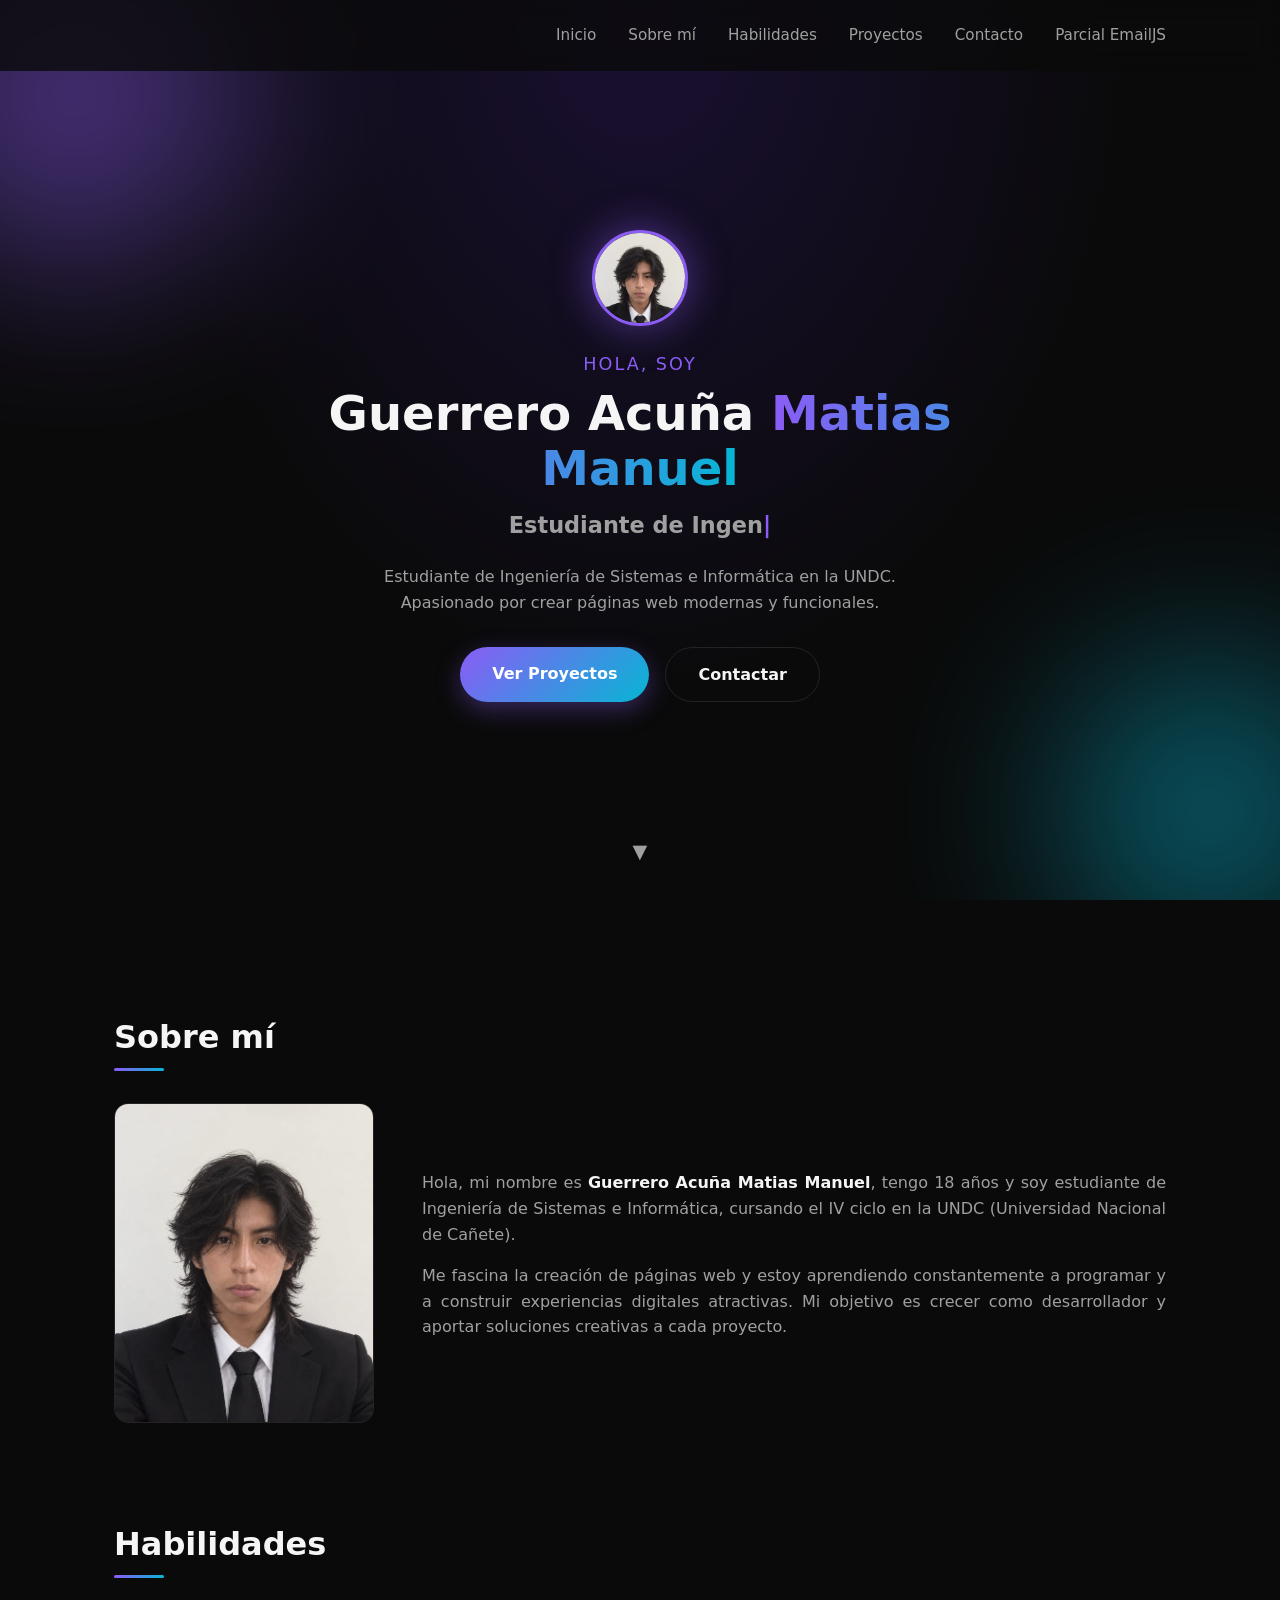
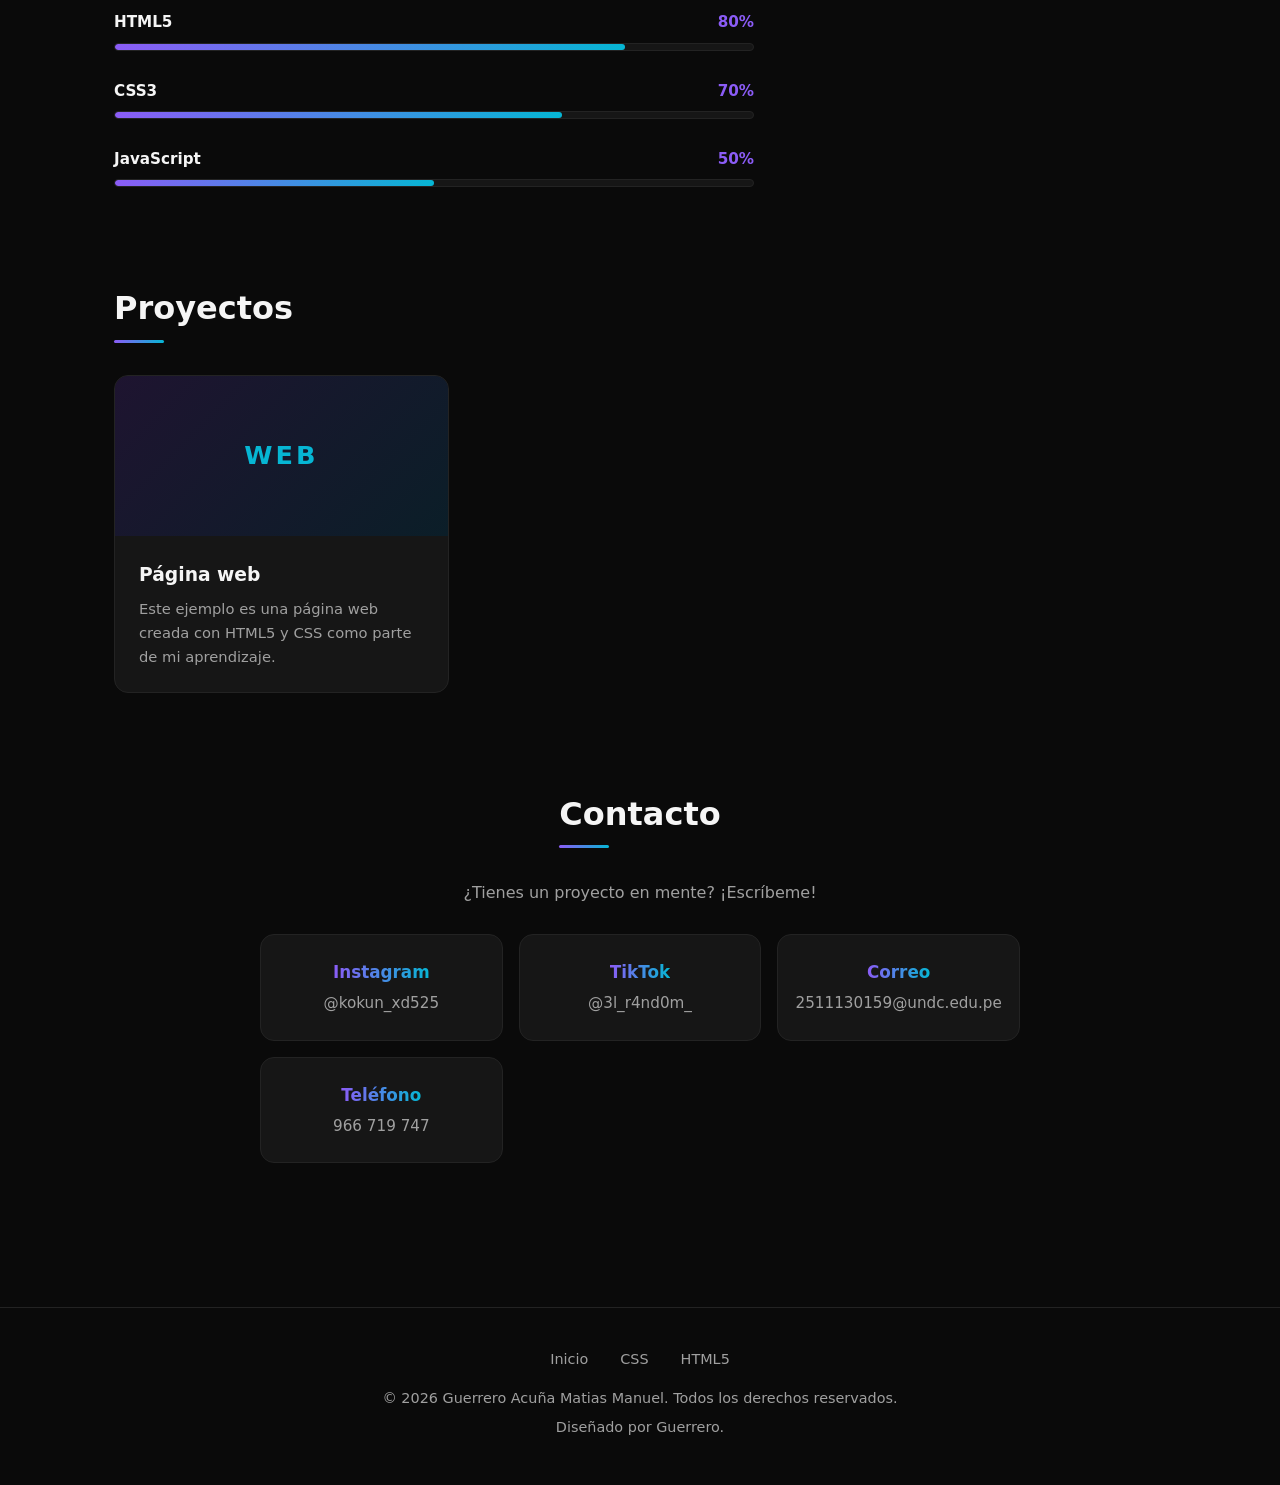
<file: index.html>
<!DOCTYPE html>
<html lang="es">
<head>
    <meta charset="UTF-8">
    <meta name="viewport" content="width=device-width, initial-scale=1.0">
    <meta name="description" content="Portafolio de Guerrero Acuña Matias Manuel, estudiante de Ingeniería de Sistemas">
    <title>Guerrero | Portafolio</title>
    <link rel="stylesheet" href="style.css">
</head>
<body>

    <nav class="navbar" id="navbar">
        <div class="nav-container">
            <button class="nav-toggle" id="navToggle" aria-label="Abrir menú">
                <span></span>
                <span></span>
                <span></span>
            </button>
            <ul class="nav-menu" id="navMenu">
                <li><a href="#hero">Inicio</a></li>
                <li><a href="#about">Sobre mí</a></li>
                <li><a href="#skills">Habilidades</a></li>
                <li><a href="#projects">Proyectos</a></li>
                <li><a href="#contact">Contacto</a></li>
                <li><a href="parcial-emailjs/index.html">Parcial EmailJS</a></li>
            </ul>
        </div>
    </nav>

    <section id="hero" class="hero">
        <div class="hero-content">
            <div class="hero-avatar"><img src="foto-perfil.jpeg" alt="Foto de Guerrero Acuña Matias Manuel"></div>
            <p class="hero-greeting">Hola, soy</p>
            <h1 class="hero-name">Guerrero Acuña <span>Matias Manuel</span></h1>
            <h2 class="hero-role" id="typedRole"></h2>
            <p class="hero-description">
                Estudiante de Ingeniería de Sistemas e Informática en la UNDC.
                Apasionado por crear páginas web modernas y funcionales.
            </p>
            <div class="hero-actions">
                <a href="#projects" class="btn btn-primary">Ver Proyectos</a>
                <a href="#contact" class="btn btn-outline">Contactar</a>
            </div>
        </div>
        <a href="#about" class="hero-scroll" aria-label="Bajar a sobre mí">▼</a>
    </section>

    <main class="container">

        <section id="about" class="section">
            <h2 class="section-title">Sobre mí</h2>
            <div class="about-grid reveal">
                <div class="about-photo"><img src="foto-perfil.jpeg" alt="Foto de Guerrero Acuña Matias Manuel"></div>
                <div class="about-text">
                    <p>
                        Hola, mi nombre es <strong>Guerrero Acuña Matias Manuel</strong>, tengo 18 años y soy
                        estudiante de Ingeniería de Sistemas e Informática, cursando el IV ciclo en la
                        UNDC (Universidad Nacional de Cañete).
                    </p>
                    <p>
                        Me fascina la creación de páginas web y estoy aprendiendo constantemente a
                        programar y a construir experiencias digitales atractivas. Mi objetivo es
                        crecer como desarrollador y aportar soluciones creativas a cada proyecto.
                    </p>
                </div>
            </div>
        </section>

        <section id="skills" class="section">
            <h2 class="section-title">Habilidades</h2>
            <div class="skills-grid">
                <div class="skill reveal">
                    <div class="skill-header">
                        <span>HTML5</span><span>80%</span>
                    </div>
                    <div class="skill-bar"><div class="skill-fill" data-level="80"></div></div>
                </div>
                <div class="skill reveal">
                    <div class="skill-header">
                        <span>CSS3</span><span>70%</span>
                    </div>
                    <div class="skill-bar"><div class="skill-fill" data-level="70"></div></div>
                </div>
                <div class="skill reveal">
                    <div class="skill-header">
                        <span>JavaScript</span><span>50%</span>
                    </div>
                    <div class="skill-bar"><div class="skill-fill" data-level="50"></div></div>
                </div>
            </div>
        </section>

        <section id="projects" class="section">
            <h2 class="section-title">Proyectos</h2>
            <div class="projects-grid">
                <article class="project-card reveal">
                    <div class="project-image">WEB</div>
                    <div class="project-body">
                        <h3>Página web</h3>
                        <p>Este ejemplo es una página web creada con HTML5 y CSS como parte de mi aprendizaje.</p>
                    </div>
                </article>
            </div>
        </section>

        <section id="contact" class="section">
            <h2 class="section-title">Contacto</h2>
            <p class="contact-note">¿Tienes un proyecto en mente? ¡Escríbeme!</p>
            <div class="contact-links">
                <a href="https://www.instagram.com/kokun_xd525?stkn=NmttbTdwZTkxbHkx" class="contact-card" target="_blank" rel="noopener">
                    <span class="contact-icon">Instagram</span>
                    <span>@kokun_xd525</span>
                </a>
                <a href="https://www.tiktok.com/@3l_r4nd0m_?_r=1&_t=ZS-99bDRIPYenM" class="contact-card" target="_blank" rel="noopener">
                    <span class="contact-icon">TikTok</span>
                    <span>@3l_r4nd0m_</span>
                </a>
                <a href="mailto:2511130159@undc.edu.pe" class="contact-card">
                    <span class="contact-icon">Correo</span>
                    <span>2511130159@undc.edu.pe</span>
                </a>
                <a href="tel:+51966719747" class="contact-card">
                    <span class="contact-icon">Teléfono</span>
                    <span>966 719 747</span>
                </a>
            </div>
        </section>

    </main>

    <footer class="footer">
        <nav class="footer-links">
            <a href="index.html">Inicio</a>
            <a href="css.html">CSS</a>
            <a href="html5.html">HTML5</a>
        </nav>
        <p>&copy; 2026 Guerrero Acuña Matias Manuel. Todos los derechos reservados.</p>
        <p class="footer-credit">Diseñado por Guerrero.</p>
    </footer>

    <script src="script.js"></script>
</body>
</html>
</file>
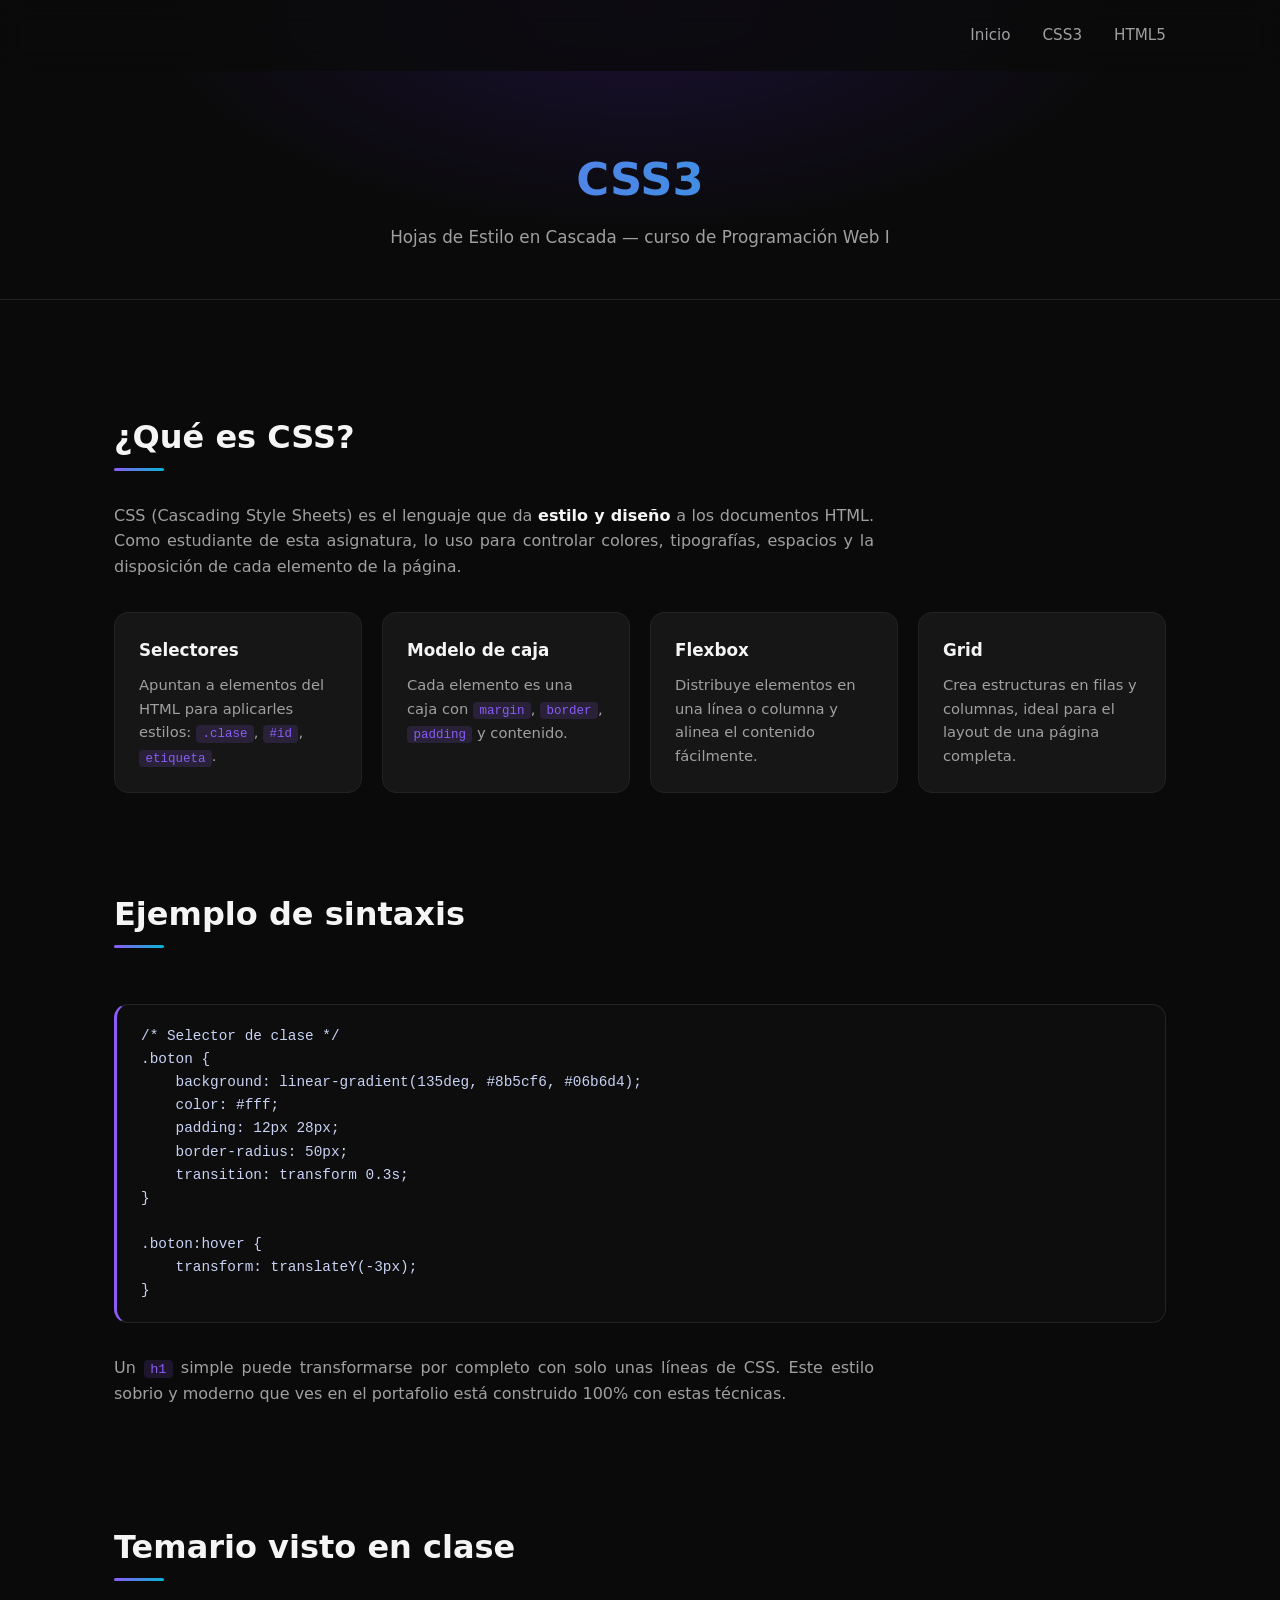
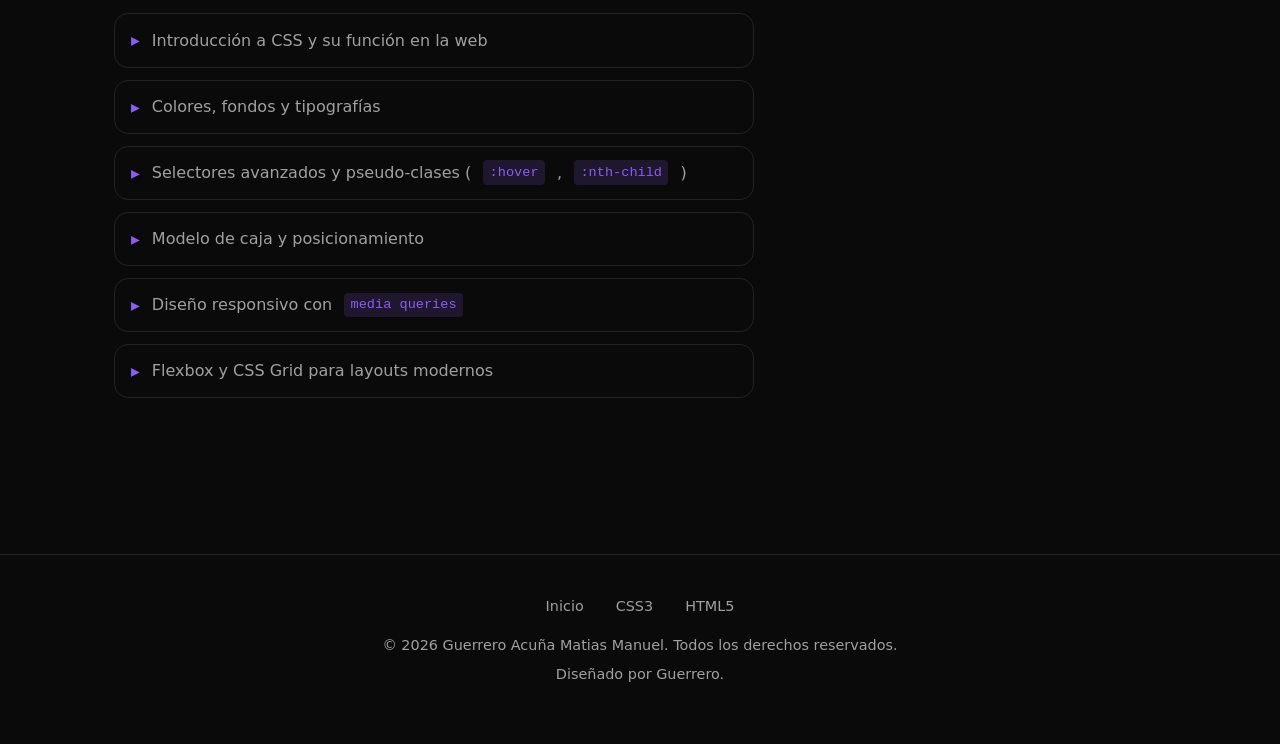
<file: css.html>
<!DOCTYPE html>
<html lang="es">
<head>
    <meta charset="UTF-8">
    <meta name="viewport" content="width=device-width, initial-scale=1.0">
    <meta name="description" content="Notas de CSS3 de Guerrero Acuña Matias Manuel, estudiante de Ingeniería de Sistemas">
    <title>CSS3 | Guerrero</title>
    <link rel="stylesheet" href="style.css">
</head>
<body>

    <nav class="navbar" id="navbar">
        <div class="nav-container">
            <button class="nav-toggle" id="navToggle" aria-label="Abrir menú">
                <span></span>
                <span></span>
                <span></span>
            </button>
            <ul class="nav-menu" id="navMenu">
                <li><a href="index.html">Inicio</a></li>
                <li><a href="css.html">CSS3</a></li>
                <li><a href="html5.html">HTML5</a></li>
            </ul>
        </div>
    </nav>

    <header class="page-hero">
        <h1 class="page-title">CSS3</h1>
        <p class="page-subtitle">Hojas de Estilo en Cascada — curso de Programación Web I</p>
    </header>

    <main class="container">

        <section class="section">
            <h2 class="section-title">¿Qué es CSS?</h2>
            <p class="page-text reveal">
                CSS (Cascading Style Sheets) es el lenguaje que da <strong>estilo y diseño</strong> a los
                documentos HTML. Como estudiante de esta asignatura, lo uso para controlar colores,
                tipografías, espacios y la disposición de cada elemento de la página.
            </p>
            <div class="info-cards">
                <article class="info-card reveal">
                    <h3>Selectores</h3>
                    <p>Apuntan a elementos del HTML para aplicarles estilos: <code>.clase</code>, <code>#id</code>, <code>etiqueta</code>.</p>
                </article>
                <article class="info-card reveal">
                    <h3>Modelo de caja</h3>
                    <p>Cada elemento es una caja con <code>margin</code>, <code>border</code>, <code>padding</code> y contenido.</p>
                </article>
                <article class="info-card reveal">
                    <h3>Flexbox</h3>
                    <p>Distribuye elementos en una línea o columna y alinea el contenido fácilmente.</p>
                </article>
                <article class="info-card reveal">
                    <h3>Grid</h3>
                    <p>Crea estructuras en filas y columnas, ideal para el layout de una página completa.</p>
                </article>
            </div>
        </section>

        <section class="section">
            <h2 class="section-title">Ejemplo de sintaxis</h2>
            <pre class="code-block"><code>/* Selector de clase */
.boton {
    background: linear-gradient(135deg, #8b5cf6, #06b6d4);
    color: #fff;
    padding: 12px 28px;
    border-radius: 50px;
    transition: transform 0.3s;
}

.boton:hover {
    transform: translateY(-3px);
}</code></pre>
            <p class="page-text reveal">
                Un <code>h1</code> simple puede transformarse por completo con solo unas
                líneas de CSS. Este estilo sobrio y moderno que ves en el portafolio
                está construido 100% con estas técnicas.
            </p>
        </section>

        <section class="section">
            <h2 class="section-title">Temario visto en clase</h2>
            <ul class="topic-list reveal">
                <li>Introducción a CSS y su función en la web</li>
                <li>Colores, fondos y tipografías</li>
                <li>Selectores avanzados y pseudo-clases (<code>:hover</code>, <code>:nth-child</code>)</li>
                <li>Modelo de caja y posicionamiento</li>
                <li>Diseño responsivo con <code>media queries</code></li>
                <li>Flexbox y CSS Grid para layouts modernos</li>
            </ul>
        </section>

    </main>

    <footer class="footer">
        <nav class="footer-links">
            <a href="index.html">Inicio</a>
            <a href="css.html">CSS3</a>
            <a href="html5.html">HTML5</a>
        </nav>
        <p>&copy; 2026 Guerrero Acuña Matias Manuel. Todos los derechos reservados.</p>
        <p class="footer-credit">Diseñado por Guerrero.</p>
    </footer>

    <script src="script.js"></script>
</body>
</html>
</file>
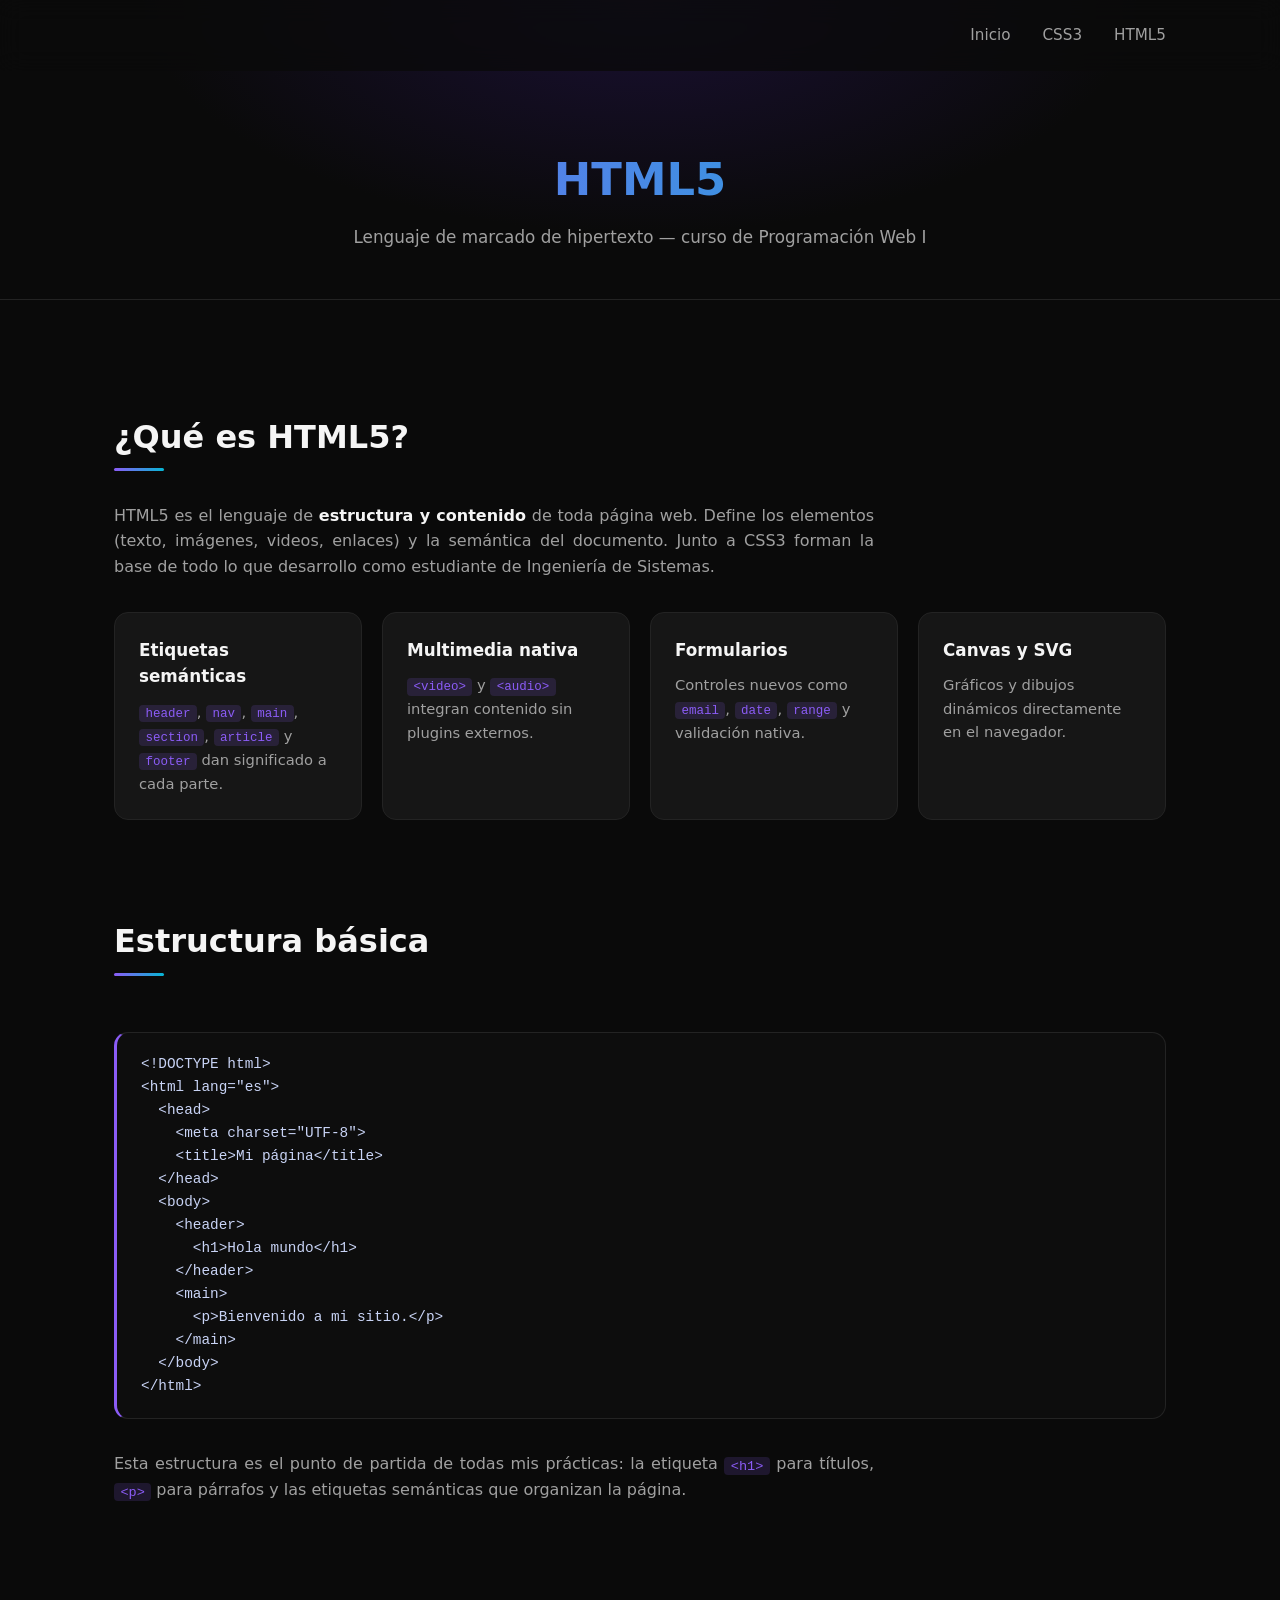
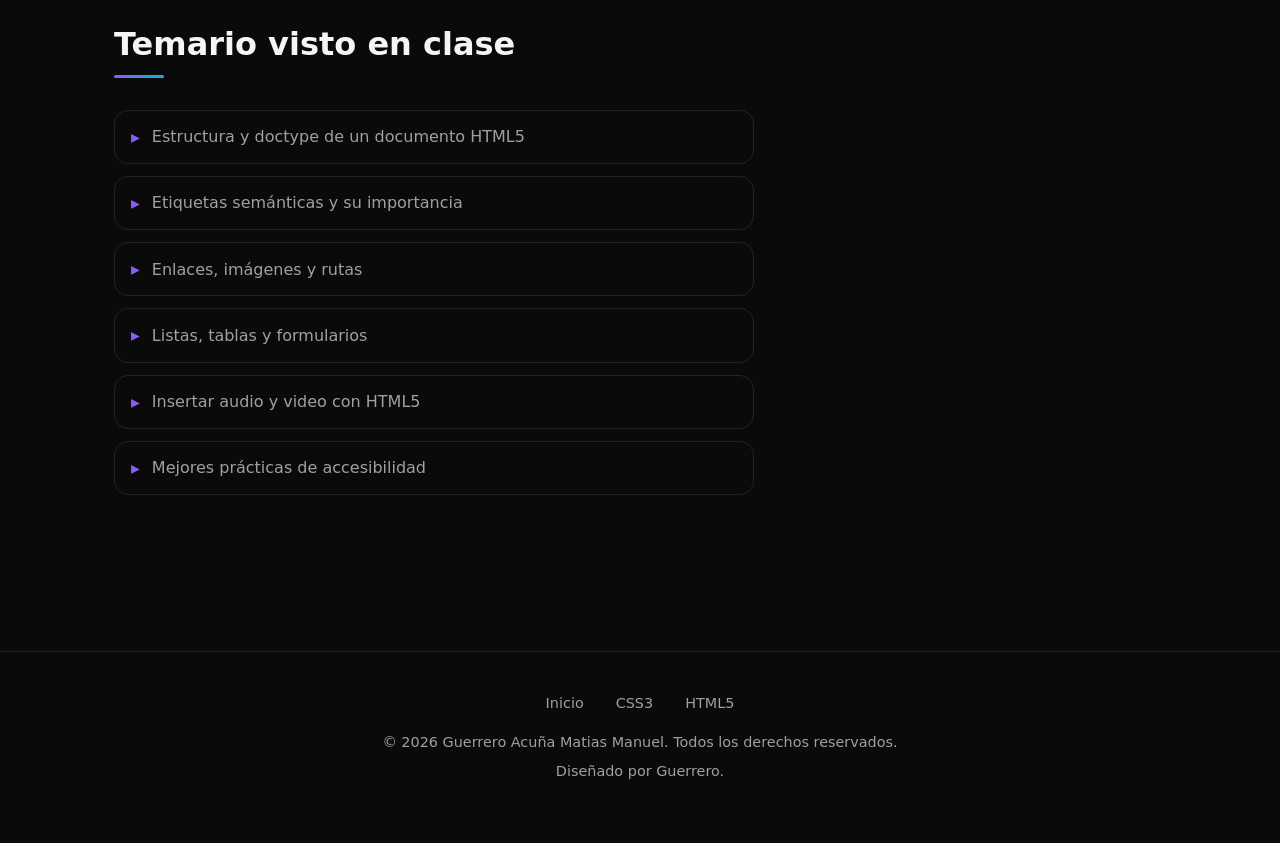
<file: html5.html>
<!DOCTYPE html>
<html lang="es">
<head>
    <meta charset="UTF-8">
    <meta name="viewport" content="width=device-width, initial-scale=1.0">
    <meta name="description" content="Notas de HTML5 de Guerrero Acuña Matias Manuel, estudiante de Ingeniería de Sistemas">
    <title>HTML5 | Guerrero</title>
    <link rel="stylesheet" href="style.css">
</head>
<body>

    <nav class="navbar" id="navbar">
        <div class="nav-container">
            <button class="nav-toggle" id="navToggle" aria-label="Abrir menú">
                <span></span>
                <span></span>
                <span></span>
            </button>
            <ul class="nav-menu" id="navMenu">
                <li><a href="index.html">Inicio</a></li>
                <li><a href="css.html">CSS3</a></li>
                <li><a href="html5.html">HTML5</a></li>
            </ul>
        </div>
    </nav>

    <header class="page-hero">
        <h1 class="page-title">HTML5</h1>
        <p class="page-subtitle">Lenguaje de marcado de hipertexto — curso de Programación Web I</p>
    </header>

    <main class="container">

        <section class="section">
            <h2 class="section-title">¿Qué es HTML5?</h2>
            <p class="page-text reveal">
                HTML5 es el lenguaje de <strong>estructura y contenido</strong> de toda página web.
                Define los elementos (texto, imágenes, videos, enlaces) y la semántica del documento.
                Junto a CSS3 forman la base de todo lo que desarrollo como estudiante de Ingeniería
                de Sistemas.
            </p>
            <div class="info-cards">
                <article class="info-card reveal">
                    <h3>Etiquetas semánticas</h3>
                    <p><code>header</code>, <code>nav</code>, <code>main</code>, <code>section</code>, <code>article</code> y <code>footer</code> dan significado a cada parte.</p>
                </article>
                <article class="info-card reveal">
                    <h3>Multimedia nativa</h3>
                    <p><code>&lt;video&gt;</code> y <code>&lt;audio&gt;</code> integran contenido sin plugins externos.</p>
                </article>
                <article class="info-card reveal">
                    <h3>Formularios</h3>
                    <p>Controles nuevos como <code>email</code>, <code>date</code>, <code>range</code> y validación nativa.</p>
                </article>
                <article class="info-card reveal">
                    <h3>Canvas y SVG</h3>
                    <p>Gráficos y dibujos dinámicos directamente en el navegador.</p>
                </article>
            </div>
        </section>

        <section class="section">
            <h2 class="section-title">Estructura básica</h2>
            <pre class="code-block"><code>&lt;!DOCTYPE html&gt;
&lt;html lang="es"&gt;
  &lt;head&gt;
    &lt;meta charset="UTF-8"&gt;
    &lt;title&gt;Mi página&lt;/title&gt;
  &lt;/head&gt;
  &lt;body&gt;
    &lt;header&gt;
      &lt;h1&gt;Hola mundo&lt;/h1&gt;
    &lt;/header&gt;
    &lt;main&gt;
      &lt;p&gt;Bienvenido a mi sitio.&lt;/p&gt;
    &lt;/main&gt;
  &lt;/body&gt;
&lt;/html&gt;</code></pre>
            <p class="page-text reveal">
                Esta estructura es el punto de partida de todas mis prácticas: la etiqueta
                <code>&lt;h1&gt;</code> para títulos, <code>&lt;p&gt;</code> para párrafos y
                las etiquetas semánticas que organizan la página.
            </p>
        </section>

        <section class="section">
            <h2 class="section-title">Temario visto en clase</h2>
            <ul class="topic-list reveal">
                <li>Estructura y doctype de un documento HTML5</li>
                <li>Etiquetas semánticas y su importancia</li>
                <li>Enlaces, imágenes y rutas</li>
                <li>Listas, tablas y formularios</li>
                <li>Insertar audio y video con HTML5</li>
                <li>Mejores prácticas de accesibilidad</li>
            </ul>
        </section>

    </main>

    <footer class="footer">
        <nav class="footer-links">
            <a href="index.html">Inicio</a>
            <a href="css.html">CSS3</a>
            <a href="html5.html">HTML5</a>
        </nav>
        <p>&copy; 2026 Guerrero Acuña Matias Manuel. Todos los derechos reservados.</p>
        <p class="footer-credit">Diseñado por Guerrero.</p>
    </footer>

    <script src="script.js"></script>
</body>
</html>
</file>
<file: style.css>
:root {
    --bg: #0a0a0a;
    --bg-light: #111111;
    --card: #161616;
    --text: #f5f5f5;
    --text-muted: #a0a0a0;
    --accent: #8b5cf6;
    --accent-2: #06b6d4;
    --border: #232323;
    --radius: 14px;
}

* {
    margin: 0;
    padding: 0;
    box-sizing: border-box;
}

html {
    scroll-behavior: smooth;
}

body {
    font-family: 'Segoe UI', system-ui, -apple-system, sans-serif;
    background-color: var(--bg);
    color: var(--text);
    line-height: 1.6;
    overflow-x: hidden;
}

a {
    color: inherit;
    text-decoration: none;
}

/* ===== Navbar ===== */
.navbar {
    position: fixed;
    top: 0;
    width: 100%;
    z-index: 1000;
    background: rgba(10, 10, 10, 0.8);
    backdrop-filter: blur(12px);
    border-bottom: 1px solid transparent;
    transition: border-color 0.3s, box-shadow 0.3s;
}

.navbar.scrolled {
    border-bottom-color: var(--border);
    box-shadow: 0 4px 20px rgba(139, 92, 246, 0.1);
}

.nav-container {
    max-width: 1100px;
    margin: 0 auto;
    padding: 0 1.5rem;
    display: flex;
    align-items: center;
    justify-content: space-between;
    height: 70px;
}

.nav-logo {
    font-size: 1.8rem;
    font-weight: 800;
    color: var(--accent);
    background: linear-gradient(135deg, var(--accent), var(--accent-2));
    -webkit-background-clip: text;
    background-clip: text;
    -webkit-text-fill-color: transparent;
}

.nav-menu {
    list-style: none;
    display: flex;
    gap: 2rem;
    margin-left: auto;
}

.nav-menu a {
    color: var(--text-muted);
    font-size: 0.95rem;
    position: relative;
    transition: color 0.3s;
    padding: 0.25rem 0;
}

.nav-menu a::after {
    content: '';
    position: absolute;
    left: 0;
    bottom: 0;
    width: 0;
    height: 2px;
    background: linear-gradient(90deg, var(--accent), var(--accent-2));
    transition: width 0.3s;
}

.nav-menu a:hover {
    color: var(--text);
}

.nav-menu a:hover::after {
    width: 100%;
}

.nav-toggle {
    display: none;
    background: none;
    border: none;
    cursor: pointer;
    flex-direction: column;
    gap: 5px;
    padding: 0.5rem;
}

.nav-toggle span {
    display: block;
    width: 24px;
    height: 2px;
    background: var(--text);
    border-radius: 2px;
    transition: transform 0.3s, opacity 0.3s;
}

.nav-toggle.open span:nth-child(1) {
    transform: translateY(7px) rotate(45deg);
}

.nav-toggle.open span:nth-child(2) {
    opacity: 0;
}

.nav-toggle.open span:nth-child(3) {
    transform: translateY(-7px) rotate(-45deg);
}

/* ===== Hero ===== */
.hero {
    min-height: 100vh;
    display: flex;
    align-items: center;
    justify-content: center;
    text-align: center;
    padding: 6rem 1.5rem 4rem;
    position: relative;
    background: radial-gradient(ellipse at top, #1a1033 0%, var(--bg) 55%);
    overflow: hidden;
}

.hero::before,
.hero::after {
    content: '';
    position: absolute;
    border-radius: 50%;
    filter: blur(90px);
    opacity: 0.45;
    z-index: 0;
}

.hero::before {
    width: 350px;
    height: 350px;
    background: var(--accent);
    top: -80px;
    left: -100px;
    animation: float 8s ease-in-out infinite;
}

.hero::after {
    width: 300px;
    height: 300px;
    background: var(--accent-2);
    bottom: -60px;
    right: -80px;
    animation: float 8s ease-in-out infinite 2s;
}

@keyframes float {
    0%, 100% { transform: translateY(0); }
    50% { transform: translateY(25px); }
}

.hero-content {
    position: relative;
    z-index: 1;
    max-width: 800px;
}

.hero-avatar {
    width: 96px;
    height: 96px;
    margin: 0 auto 1.5rem;
    border-radius: 50%;
    display: flex;
    align-items: center;
    justify-content: center;
    overflow: hidden;
    border: 3px solid var(--accent);
    box-shadow: 0 0 40px rgba(139, 92, 246, 0.5);
    animation: pulse 3s ease-in-out infinite;
}

.hero-avatar img {
    width: 100%;
    height: 100%;
    object-fit: cover;
    object-position: center 20%;
    display: block;
}

@keyframes pulse {
    0%, 100% { box-shadow: 0 0 25px rgba(139, 92, 246, 0.4); }
    50% { box-shadow: 0 0 60px rgba(139, 92, 246, 0.8); }
}

.hero-greeting {
    color: var(--accent);
    font-size: 1.1rem;
    letter-spacing: 2px;
    text-transform: uppercase;
    margin-bottom: 0.5rem;
}

.hero-name {
    font-size: 3rem;
    font-weight: 800;
    line-height: 1.15;
    margin-bottom: 0.75rem;
}

.hero-name span {
    background: linear-gradient(90deg, var(--accent), var(--accent-2));
    -webkit-background-clip: text;
    background-clip: text;
    -webkit-text-fill-color: transparent;
}

.hero-role {
    font-size: 1.4rem;
    font-weight: 600;
    color: var(--text-muted);
    min-height: 1.6em;
    margin-bottom: 1.25rem;
}

.hero-role::after {
    content: '|';
    color: var(--accent);
    animation: blink 0.8s step-end infinite;
}

@keyframes blink {
    50% { opacity: 0; }
}

.hero-description {
    color: var(--text-muted);
    max-width: 560px;
    margin: 0 auto 2rem;
}

.hero-actions {
    display: flex;
    gap: 1rem;
    justify-content: center;
    flex-wrap: wrap;
}

.btn {
    display: inline-block;
    padding: 0.85rem 2rem;
    border-radius: 50px;
    font-size: 1rem;
    font-weight: 600;
    transition: transform 0.3s, box-shadow 0.3s, background 0.3s, color 0.3s;
}

.btn-primary {
    background: linear-gradient(135deg, var(--accent), var(--accent-2));
    color: #fff;
    box-shadow: 0 8px 25px rgba(139, 92, 246, 0.35);
}

.btn-primary:hover {
    transform: translateY(-3px);
    box-shadow: 0 12px 35px rgba(139, 92, 246, 0.5);
}

.btn-outline {
    border: 1px solid var(--border);
    color: var(--text);
}

.btn-outline:hover {
    border-color: var(--accent);
    color: var(--accent);
    transform: translateY(-3px);
}

.hero-scroll {
    position: absolute;
    bottom: 2rem;
    left: 50%;
    transform: translateX(-50%);
    color: var(--text-muted);
    font-size: 1.2rem;
    animation: bounce 2s infinite;
    z-index: 1;
}

@keyframes bounce {
    0%, 100% { transform: translate(-50%, 0); }
    50% { transform: translate(-50%, 10px); }
}

/* ===== Layout general ===== */
.container {
    max-width: 1100px;
    margin: 0 auto;
    padding: 5rem 1.5rem;
}

.section {
    padding: 2rem 0 4rem;
}

.section-title {
    font-size: 2rem;
    margin-bottom: 2.5rem;
    position: relative;
    display: inline-block;
}

.section-title::after {
    content: '';
    position: absolute;
    bottom: -8px;
    left: 0;
    width: 50px;
    height: 3px;
    background: linear-gradient(90deg, var(--accent), var(--accent-2));
    border-radius: 3px;
}

.section-number {
    color: var(--accent);
    font-size: 1.1rem;
    font-family: 'Consolas', monospace;
}

/* ===== About ===== */
.about-grid {
    display: grid;
    grid-template-columns: 260px 1fr;
    gap: 3rem;
    align-items: center;
}

.about-photo {
    width: 260px;
    height: 320px;
    border-radius: var(--radius);
    background: linear-gradient(145deg, #1e1430, #101418);
    display: flex;
    align-items: center;
    justify-content: center;
    border: 1px solid var(--border);
    position: relative;
    overflow: hidden;
}

.about-photo img {
    width: 100%;
    height: 100%;
    object-fit: cover;
    object-position: center 25%;
    display: block;
}

.about-photo::after {
    content: none;
}

.about-text p {
    margin-bottom: 1rem;
    color: var(--text-muted);
    text-align: justify;
}

.about-text strong {
    color: var(--text);
}

/* ===== Skills ===== */
.skills-grid {
    display: grid;
    gap: 1.75rem;
    max-width: 640px;
}

.skill-header {
    display: flex;
    justify-content: space-between;
    margin-bottom: 0.5rem;
    font-weight: 600;
    font-size: 0.95rem;
}

.skill-header span:last-child {
    color: var(--accent);
}

.skill-bar {
    height: 8px;
    background: var(--card);
    border-radius: 8px;
    overflow: hidden;
    border: 1px solid var(--border);
}

.skill-fill {
    height: 100%;
    width: 0;
    border-radius: 8px;
    background: linear-gradient(90deg, var(--accent), var(--accent-2));
    transition: width 1.2s ease;
}

/* ===== Projects ===== */
.projects-grid {
    display: grid;
    gap: 1.5rem;
    grid-template-columns: repeat(auto-fill, minmax(280px, 1fr));
}

.project-card {
    background: var(--card);
    border: 1px solid var(--border);
    border-radius: var(--radius);
    overflow: hidden;
    transition: transform 0.3s, box-shadow 0.3s, border-color 0.3s;
}

.project-card:hover {
    transform: translateY(-8px);
    border-color: var(--accent);
    box-shadow: 0 15px 40px rgba(139, 92, 246, 0.2);
}

.project-image {
    height: 160px;
    background: linear-gradient(135deg, #1e1430, #0b1e28);
    display: flex;
    align-items: center;
    justify-content: center;
    font-size: 1.6rem;
    font-weight: 700;
    letter-spacing: 3px;
    color: var(--accent-2);
}

.project-body {
    padding: 1.5rem;
}

.project-body h3 {
    margin-bottom: 0.5rem;
}

.project-body p {
    color: var(--text-muted);
    font-size: 0.92rem;
}

/* ===== Contact ===== */
#contact {
    text-align: center;
}

.contact-note {
    color: var(--text-muted);
    margin-bottom: 1.75rem;
}

.contact-links {
    display: grid;
    gap: 1rem;
    grid-template-columns: repeat(auto-fit, minmax(230px, 1fr));
    max-width: 760px;
    margin: 0 auto;
}

.contact-card {
    display: flex;
    flex-direction: column;
    gap: 0.35rem;
    align-items: center;
    background: var(--card);
    border: 1px solid var(--border);
    border-radius: var(--radius);
    padding: 1.5rem 1rem;
    color: var(--text-muted);
    transition: transform 0.3s, border-color 0.3s, box-shadow 0.3s, color 0.3s;
}

.contact-card:hover {
    transform: translateY(-5px);
    border-color: var(--accent);
    box-shadow: 0 10px 30px rgba(139, 92, 246, 0.2);
    color: var(--text);
}

.contact-icon {
    font-size: 1.05rem;
    font-weight: 700;
    background: linear-gradient(90deg, var(--accent), var(--accent-2));
    -webkit-background-clip: text;
    background-clip: text;
    -webkit-text-fill-color: transparent;
}

.contact-card span:last-child {
    font-size: 0.95rem;
    word-break: break-all;
}

/* ===== Footer ===== */
.footer {
    border-top: 1px solid var(--border);
    padding: 2.5rem 1.5rem;
    text-align: center;
    color: var(--text-muted);
    font-size: 0.9rem;
}

.footer-links {
    display: flex;
    justify-content: center;
    gap: 2rem;
    margin-bottom: 1rem;
}

.footer-links a {
    transition: color 0.3s;
}

.footer-links a:hover {
    color: var(--accent);
}

.footer p {
    margin-bottom: 0.35rem;
}

/* ===== Páginas de apuntes (CSS3 / HTML5) ===== */
.page-hero {
    padding: 9rem 1.5rem 3rem;
    text-align: center;
    background: radial-gradient(ellipse at top, #1a1033 0%, var(--bg) 55%);
    border-bottom: 1px solid var(--border);
}

.page-title {
    font-size: 2.8rem;
    font-weight: 800;
    background: linear-gradient(90deg, var(--accent), var(--accent-2));
    -webkit-background-clip: text;
    background-clip: text;
    -webkit-text-fill-color: transparent;
    margin-bottom: 0.5rem;
}

.page-subtitle {
    color: var(--text-muted);
    font-size: 1.05rem;
    max-width: 600px;
    margin: 0 auto;
}

.page-text {
    color: var(--text-muted);
    max-width: 760px;
    margin-bottom: 1.25rem;
    text-align: justify;
}

.page-text strong {
    color: var(--text);
}

.code-block {
    background: #0d0d0d;
    border: 1px solid var(--border);
    border-left: 3px solid var(--accent);
    border-radius: var(--radius);
    padding: 1.25rem 1.5rem;
    margin: 1.5rem 0 2rem;
    overflow-x: auto;
    font-family: 'Consolas', 'Courier New', monospace;
    font-size: 0.9rem;
    line-height: 1.6;
    color: #c8d3f5;
}

.info-cards {
    display: grid;
    gap: 1.25rem;
    grid-template-columns: repeat(auto-fit, minmax(240px, 1fr));
    margin-top: 2rem;
}

.info-card {
    background: var(--card);
    border: 1px solid var(--border);
    border-radius: var(--radius);
    padding: 1.5rem;
    transition: transform 0.3s, border-color 0.3s, box-shadow 0.3s;
}

.info-card:hover {
    transform: translateY(-5px);
    border-color: var(--accent);
    box-shadow: 0 10px 30px rgba(139, 92, 246, 0.15);
}

.info-card h3 {
    margin-bottom: 0.6rem;
    font-size: 1.05rem;
    color: var(--text);
}

.info-card p {
    color: var(--text-muted);
    font-size: 0.92rem;
}

.info-card code,
.page-text code {
    background: rgba(139, 92, 246, 0.15);
    color: var(--accent);
    padding: 0.1rem 0.4rem;
    border-radius: 4px;
    font-family: 'Consolas', 'Courier New', monospace;
    font-size: 0.85em;
}

.topic-list {
    list-style: none;
    max-width: 640px;
}

.topic-list li {
    padding: 0.75rem 1rem;
    border: 1px solid var(--border);
    border-radius: var(--radius);
    margin-bottom: 0.75rem;
    color: var(--text-muted);
    transition: border-color 0.3s, color 0.3s, transform 0.3s;
    display: flex;
    align-items: center;
    gap: 0.75rem;
}

.topic-list li::before {
    content: '▸';
    color: var(--accent);
    font-size: 1.1rem;
}

.topic-list li:hover {
    border-color: var(--accent);
    color: var(--text);
    transform: translateX(6px);
}

.topic-list code {
    background: rgba(139, 92, 246, 0.15);
    color: var(--accent);
    padding: 0.1rem 0.4rem;
    border-radius: 4px;
    font-family: 'Consolas', 'Courier New', monospace;
    font-size: 0.85em;
}

/* ===== Reveal on scroll ===== */
.reveal {
    opacity: 1;
    transform: none;
    transition: opacity 0.8s ease, transform 0.8s ease;
}

.js .reveal {
    opacity: 0;
    transform: translateY(40px);
}

.js .reveal.visible {
    opacity: 1;
    transform: translateY(0);
}

/* ===== Responsive ===== */
@media (max-width: 768px) {
    .nav-toggle {
        display: flex;
    }

    .nav-menu {
        position: absolute;
        top: 70px;
        left: 0;
        right: 0;
        flex-direction: column;
        background: rgba(10, 10, 10, 0.98);
        backdrop-filter: blur(12px);
        gap: 0;
        max-height: 0;
        overflow: hidden;
        transition: max-height 0.4s ease;
        border-bottom: 1px solid var(--border);
    }

    .nav-menu.open {
        max-height: 320px;
    }

    .nav-menu li {
        text-align: center;
    }

    .nav-menu a {
        display: block;
        padding: 1rem;
    }

    .hero-name {
        font-size: 2.1rem;
    }

    .hero-role {
        font-size: 1.1rem;
    }

    .about-grid {
        grid-template-columns: 1fr;
        text-align: center;
    }

    .about-photo {
        margin: 0 auto;
        width: 220px;
        height: 260px;
    }

    .about-text p {
        text-align: center;
    }

    .section-title {
        font-size: 1.6rem;
    }

    .page-title {
        font-size: 2rem;
    }
}
</file>
